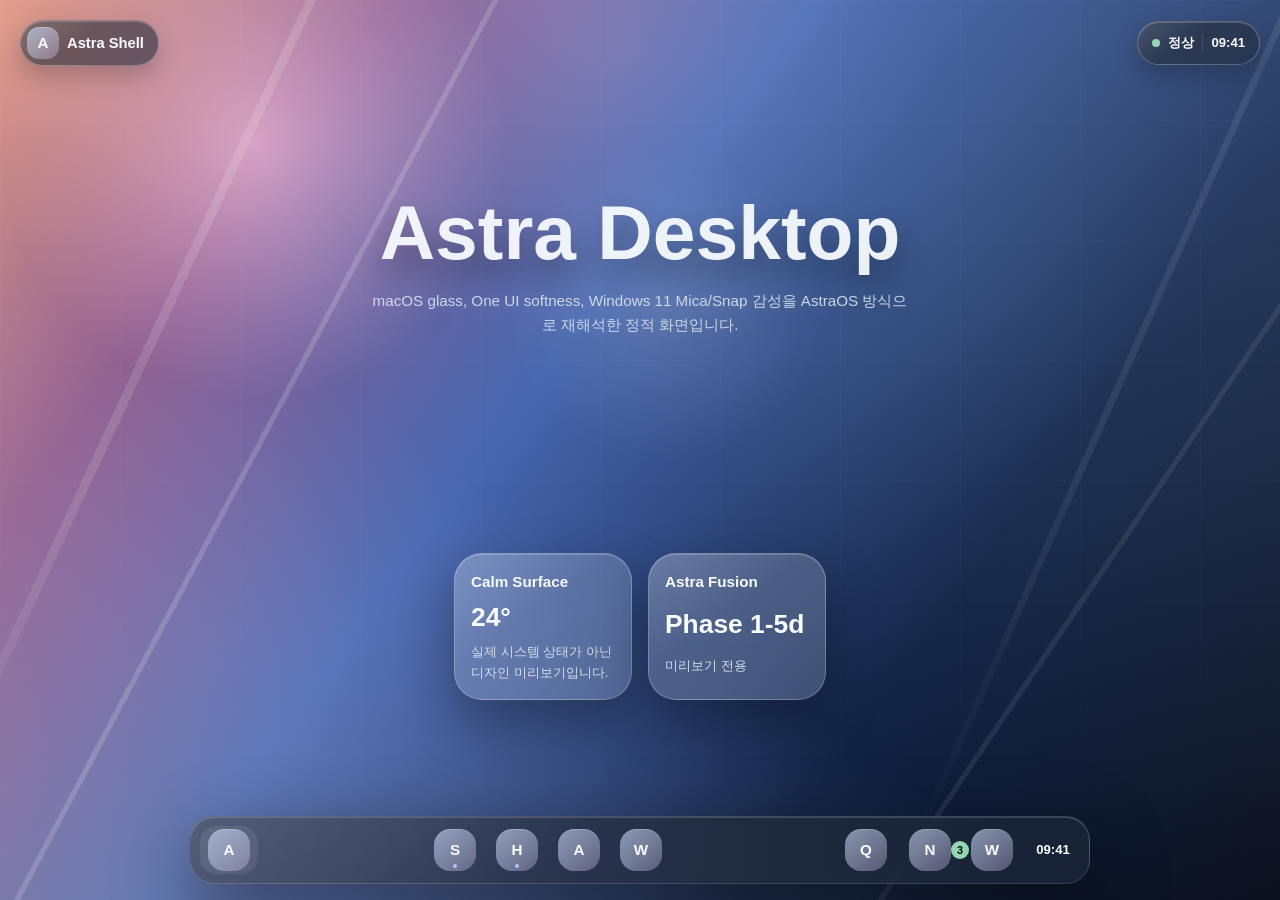
<file: prototypes/astra-shell/static-mock/index.html>
<!doctype html>
<html lang="ko">
  <head>
    <meta charset="utf-8">
    <meta name="viewport" content="width=device-width, initial-scale=1">
    <meta
      http-equiv="Content-Security-Policy"
      content="default-src 'self'; connect-src 'none'; img-src 'self'; script-src 'self'; style-src 'self'; font-src 'self'; object-src 'none'; base-uri 'none'; form-action 'none'; frame-ancestors 'none'"
    >
    <meta name="referrer" content="no-referrer">
    <title>Astra Shell Static Mock</title>
    <link rel="stylesheet" href="./styles/tokens.css">
    <link rel="stylesheet" href="./styles/app.css">
    <script defer src="./scripts/mock-data.js"></script>
    <script defer src="./scripts/app.js"></script>
  </head>
  <body>
    <a class="skip-link" href="#main-content" data-i18n="action.skipToContent">본문으로 이동</a>

    <noscript>
      Astra Shell static mock requires JavaScript for local-only screen switching. No OS command, native bridge, storage API, or network request is used.
    </noscript>

    <main class="shell-stage" id="main-content" tabindex="-1" aria-label="Astra Shell static mock">
      <section class="screen-root" id="screen-root" aria-live="polite" tabindex="-1"></section>
    </main>

    <div class="toast-region" id="toast-root" aria-live="polite" aria-atomic="true"></div>
  </body>
</html>
</file>
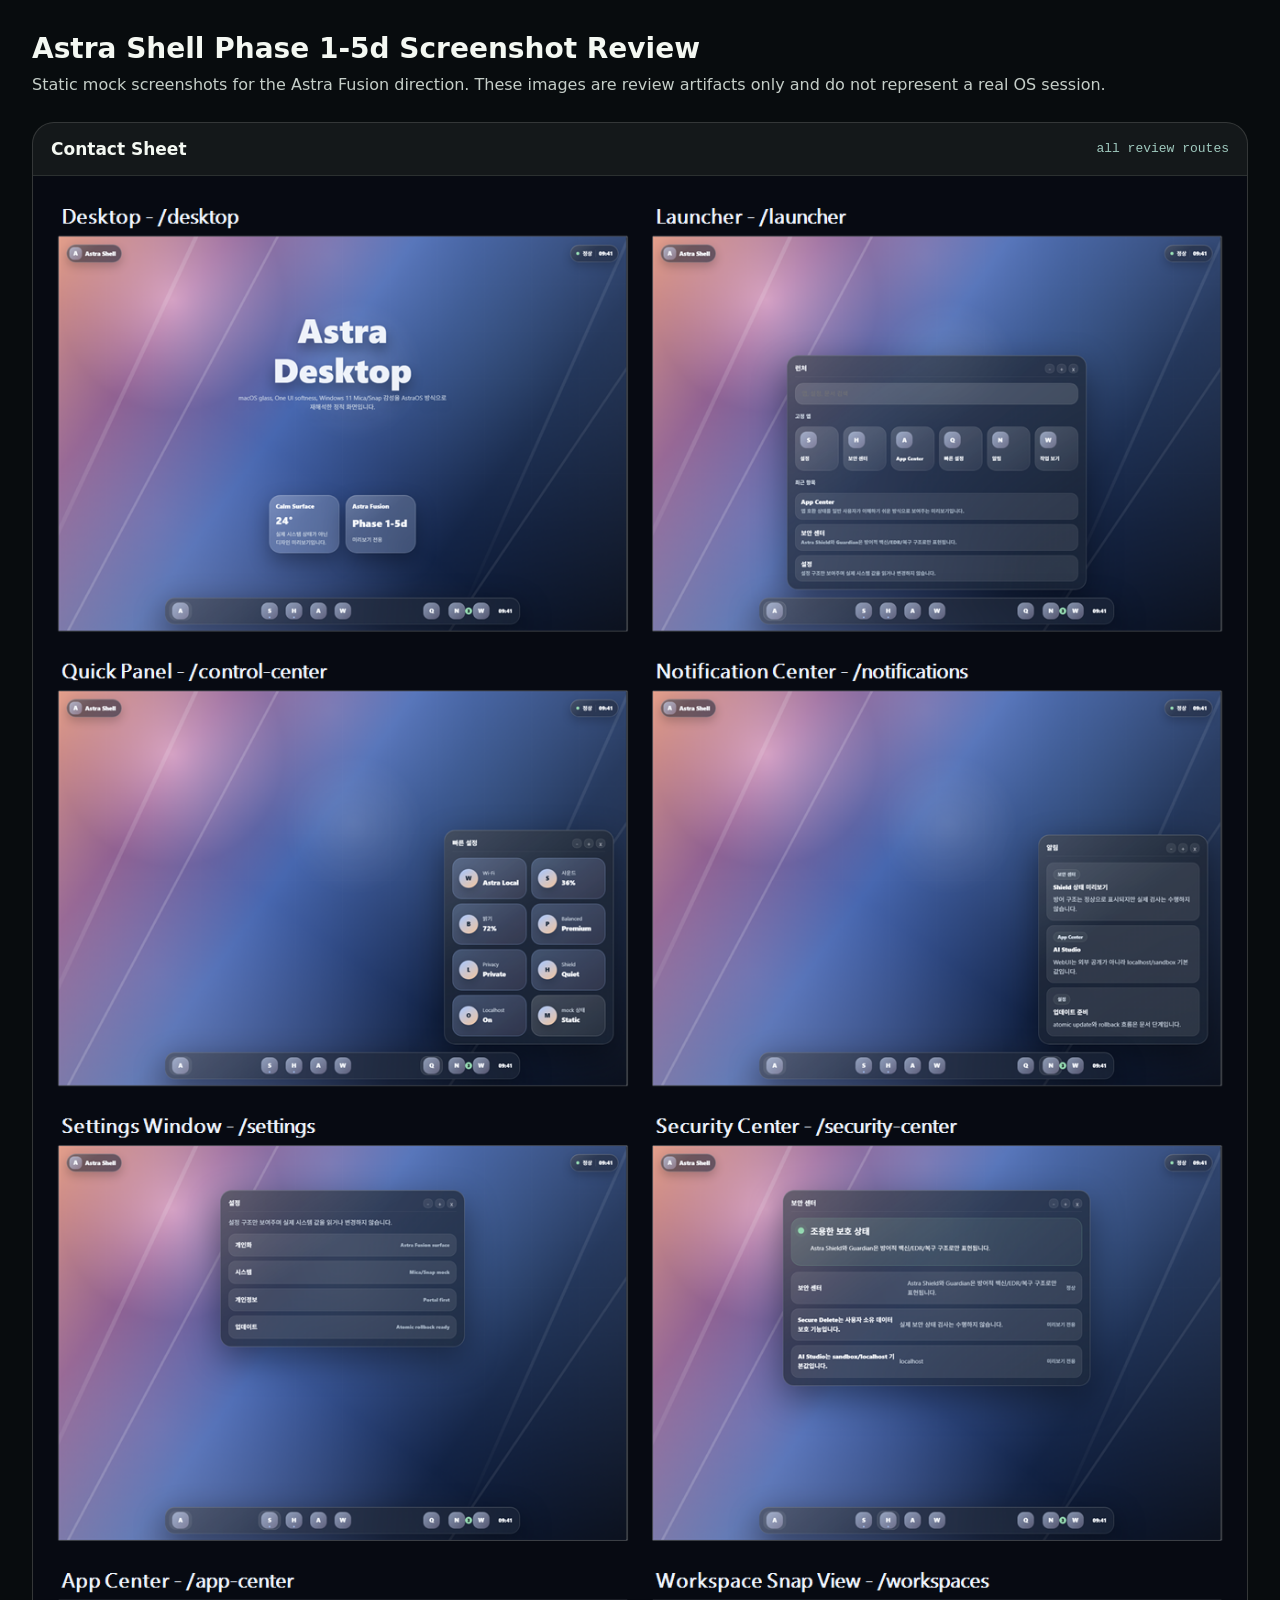
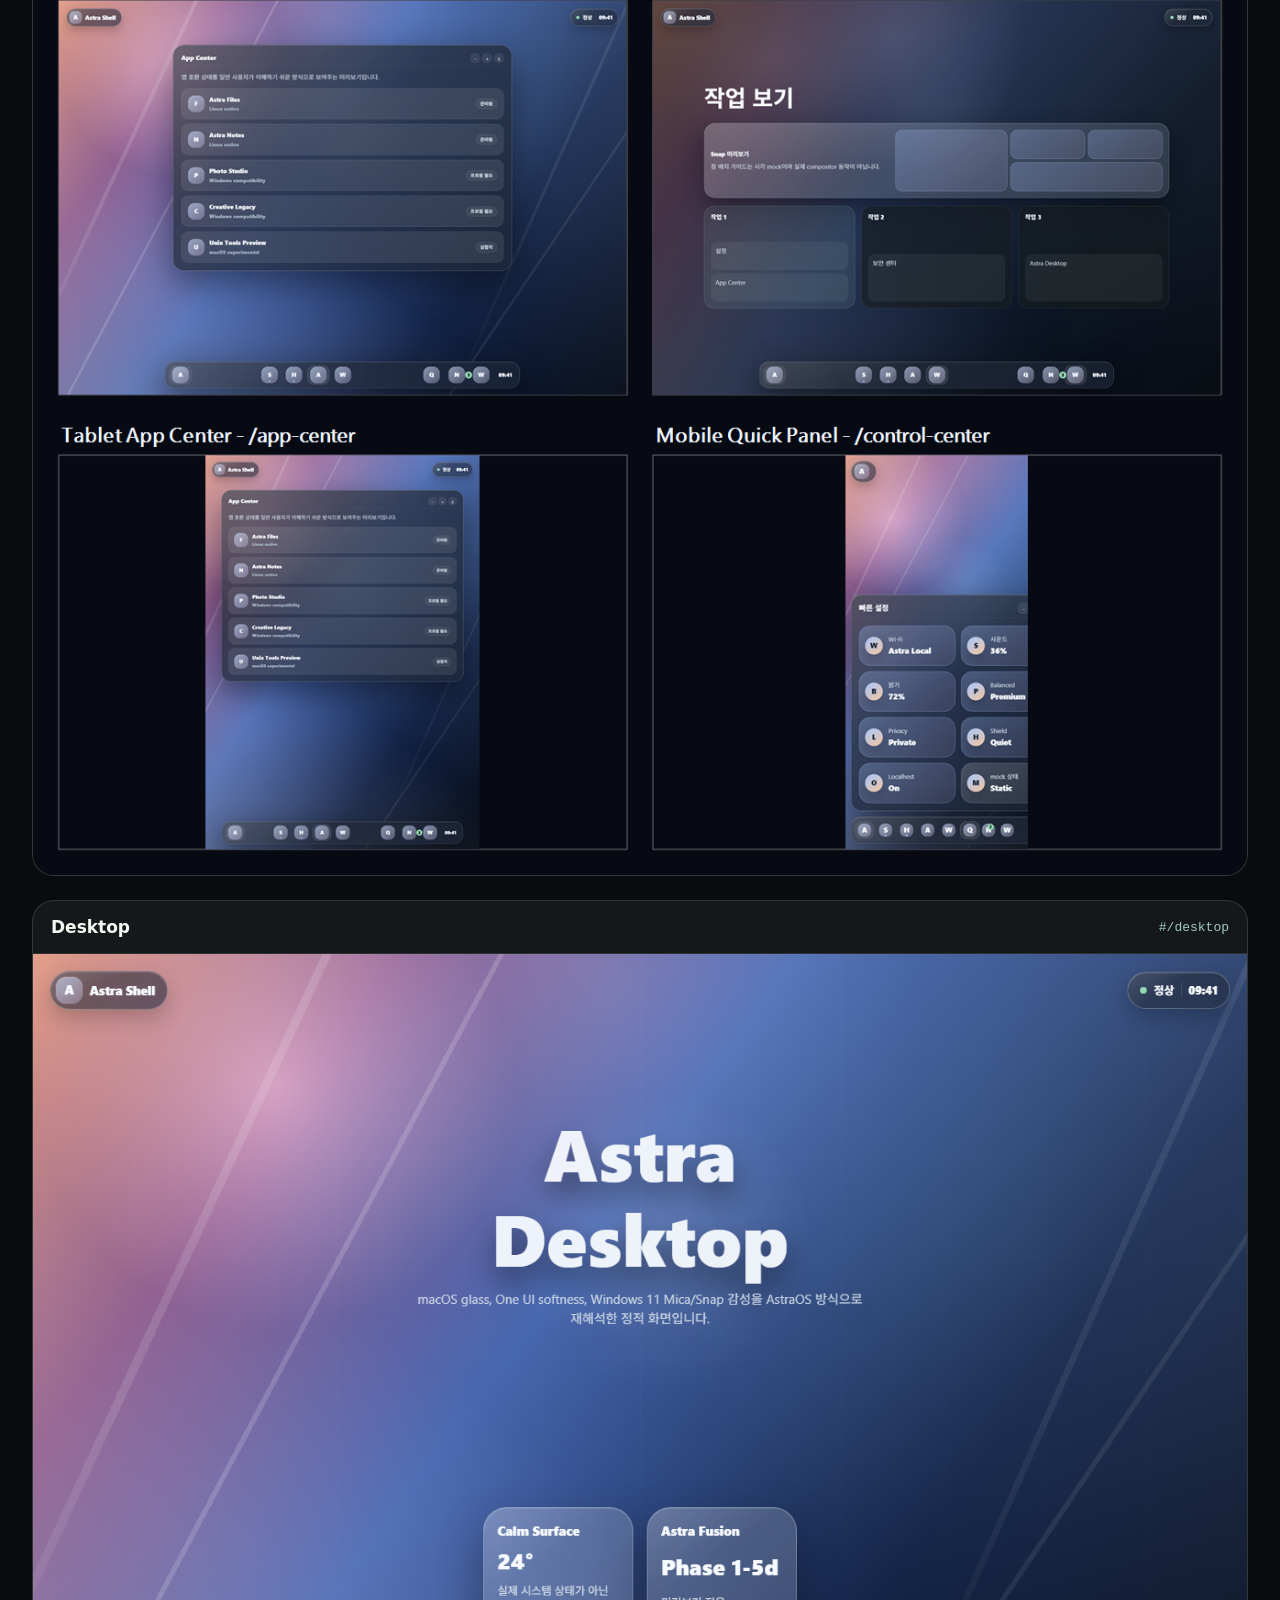
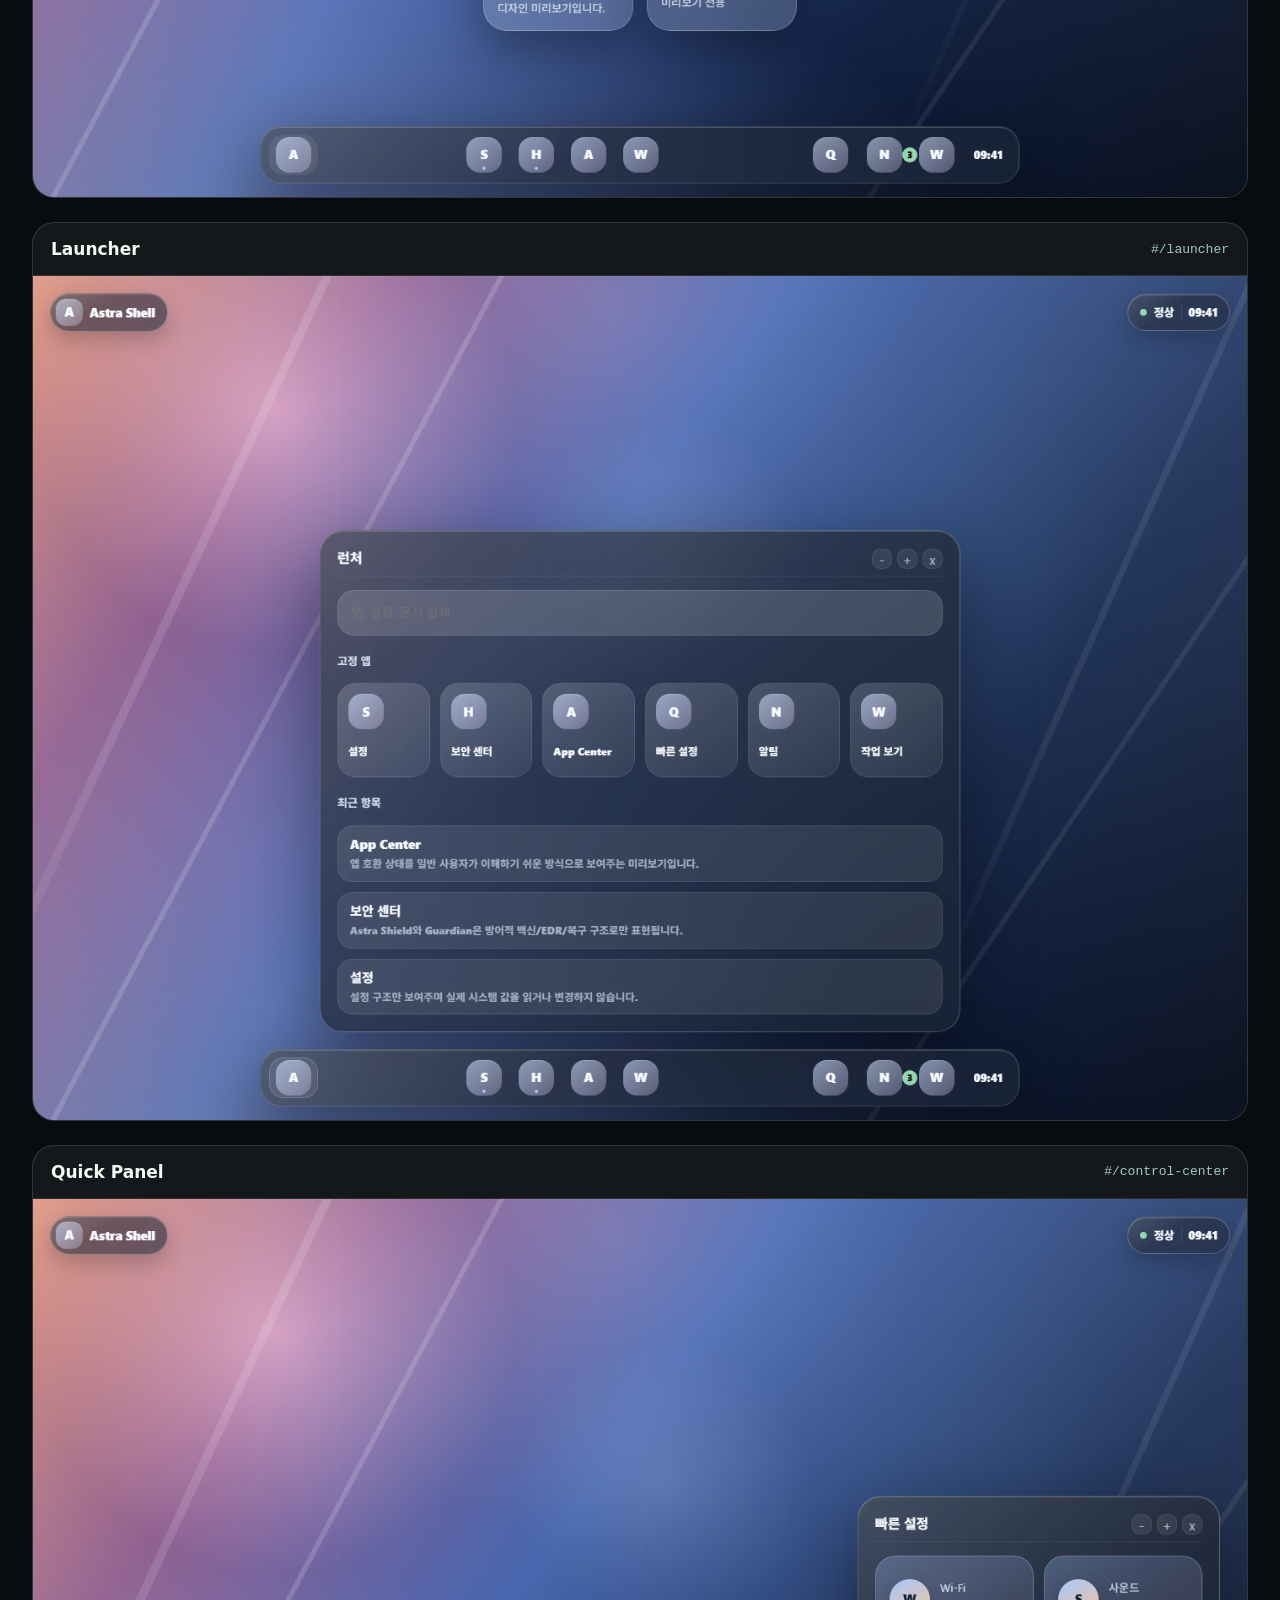
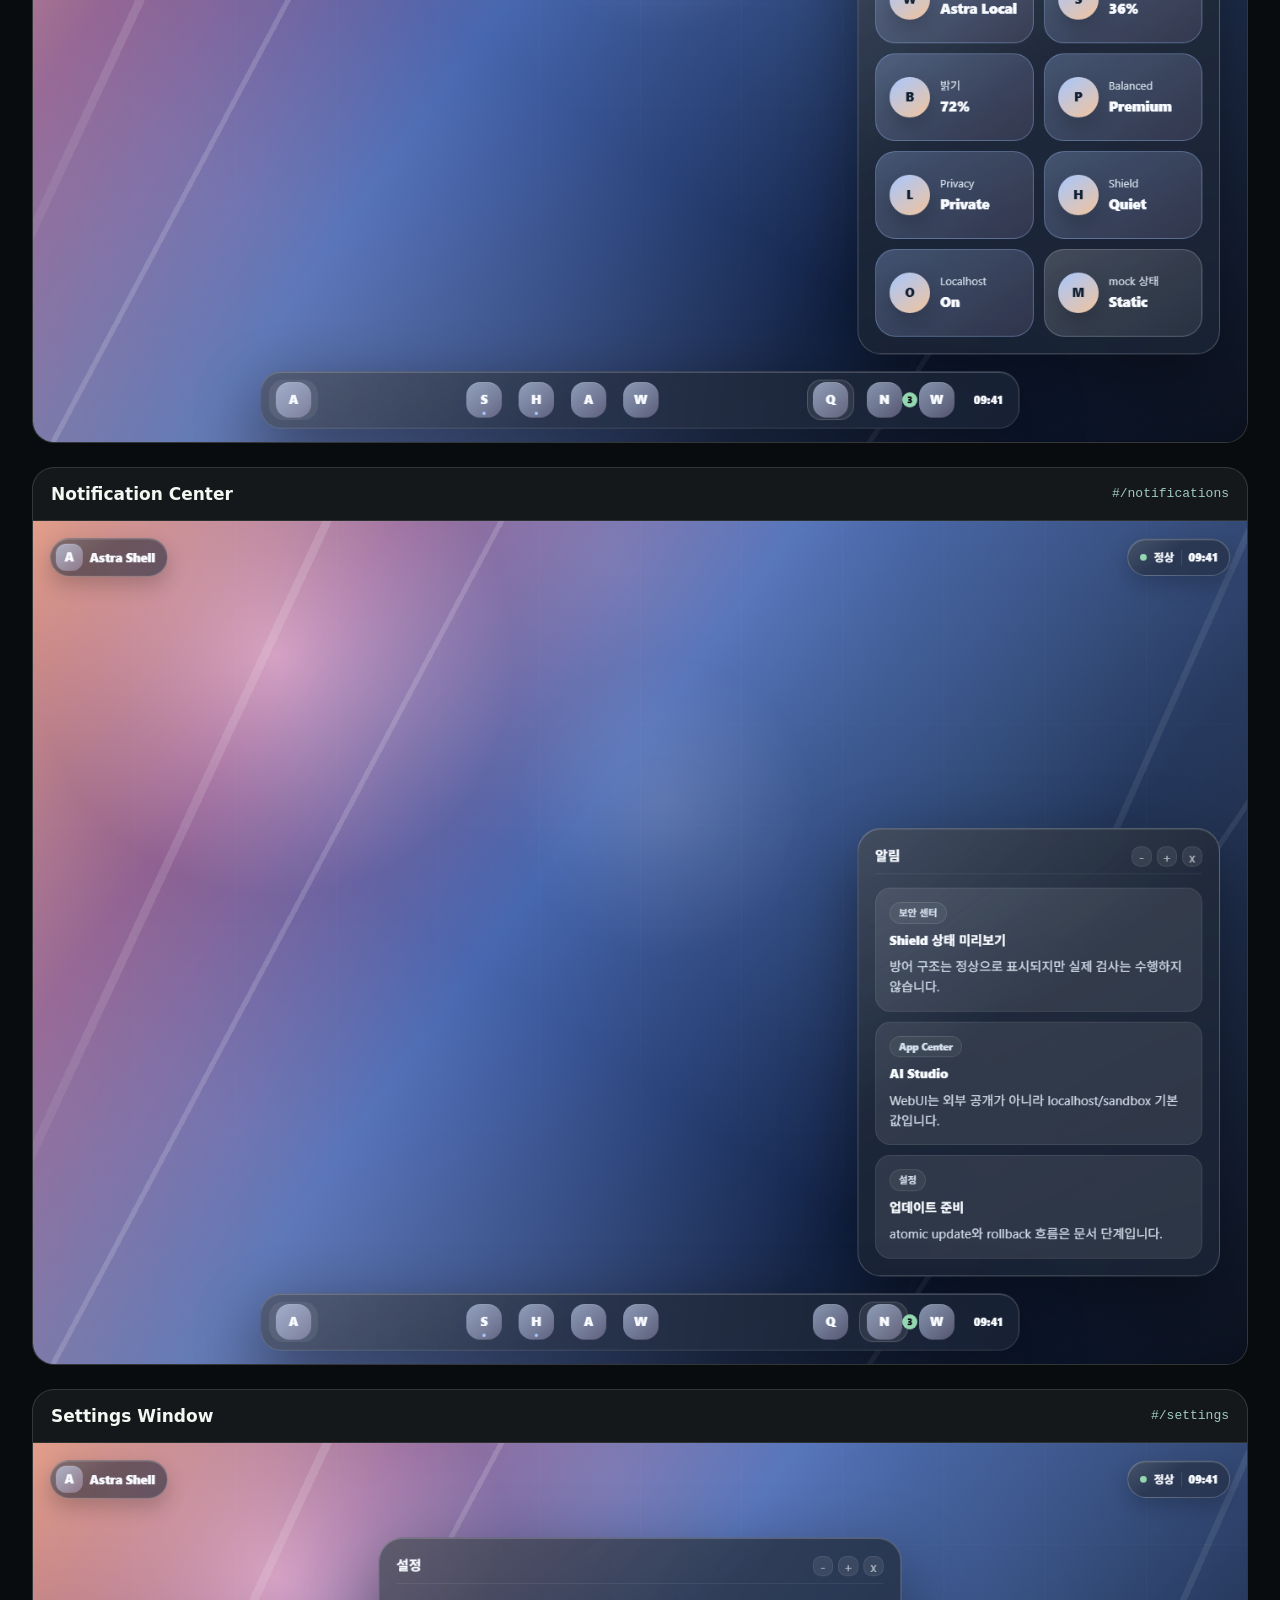
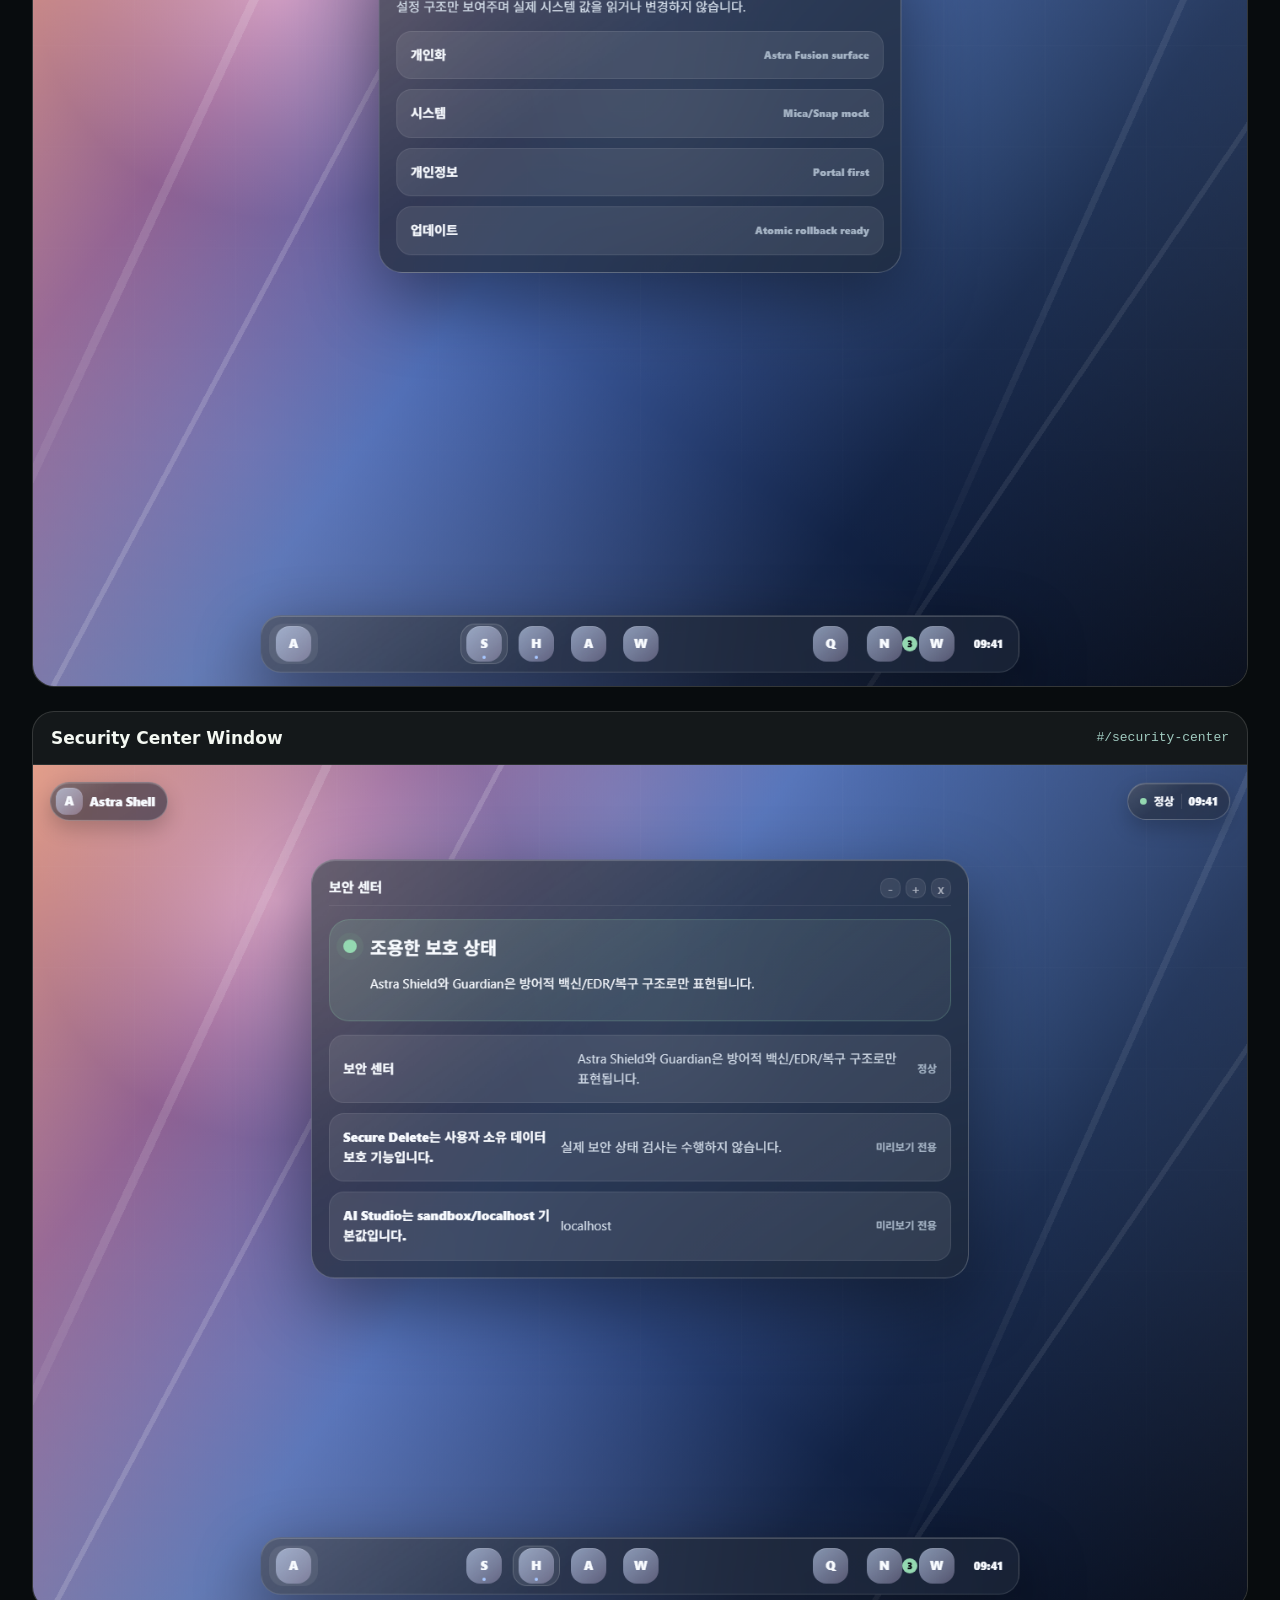
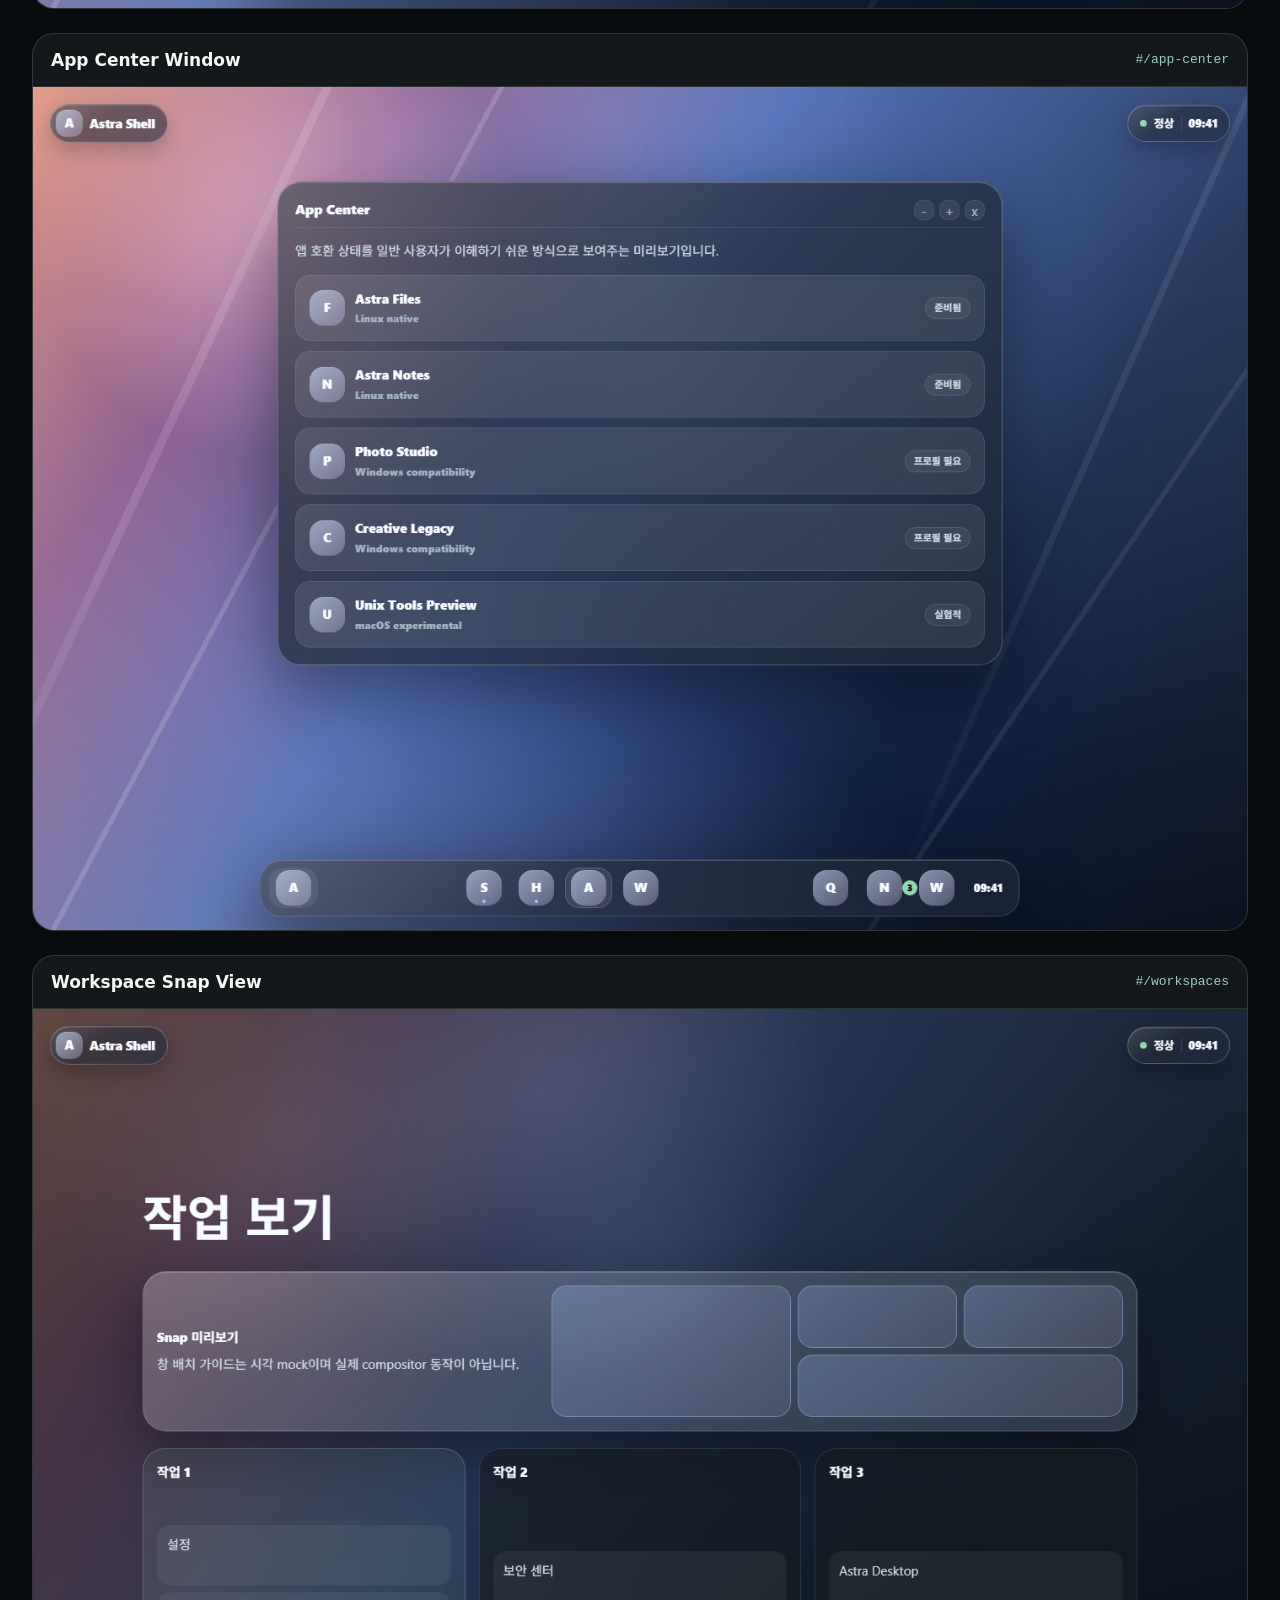
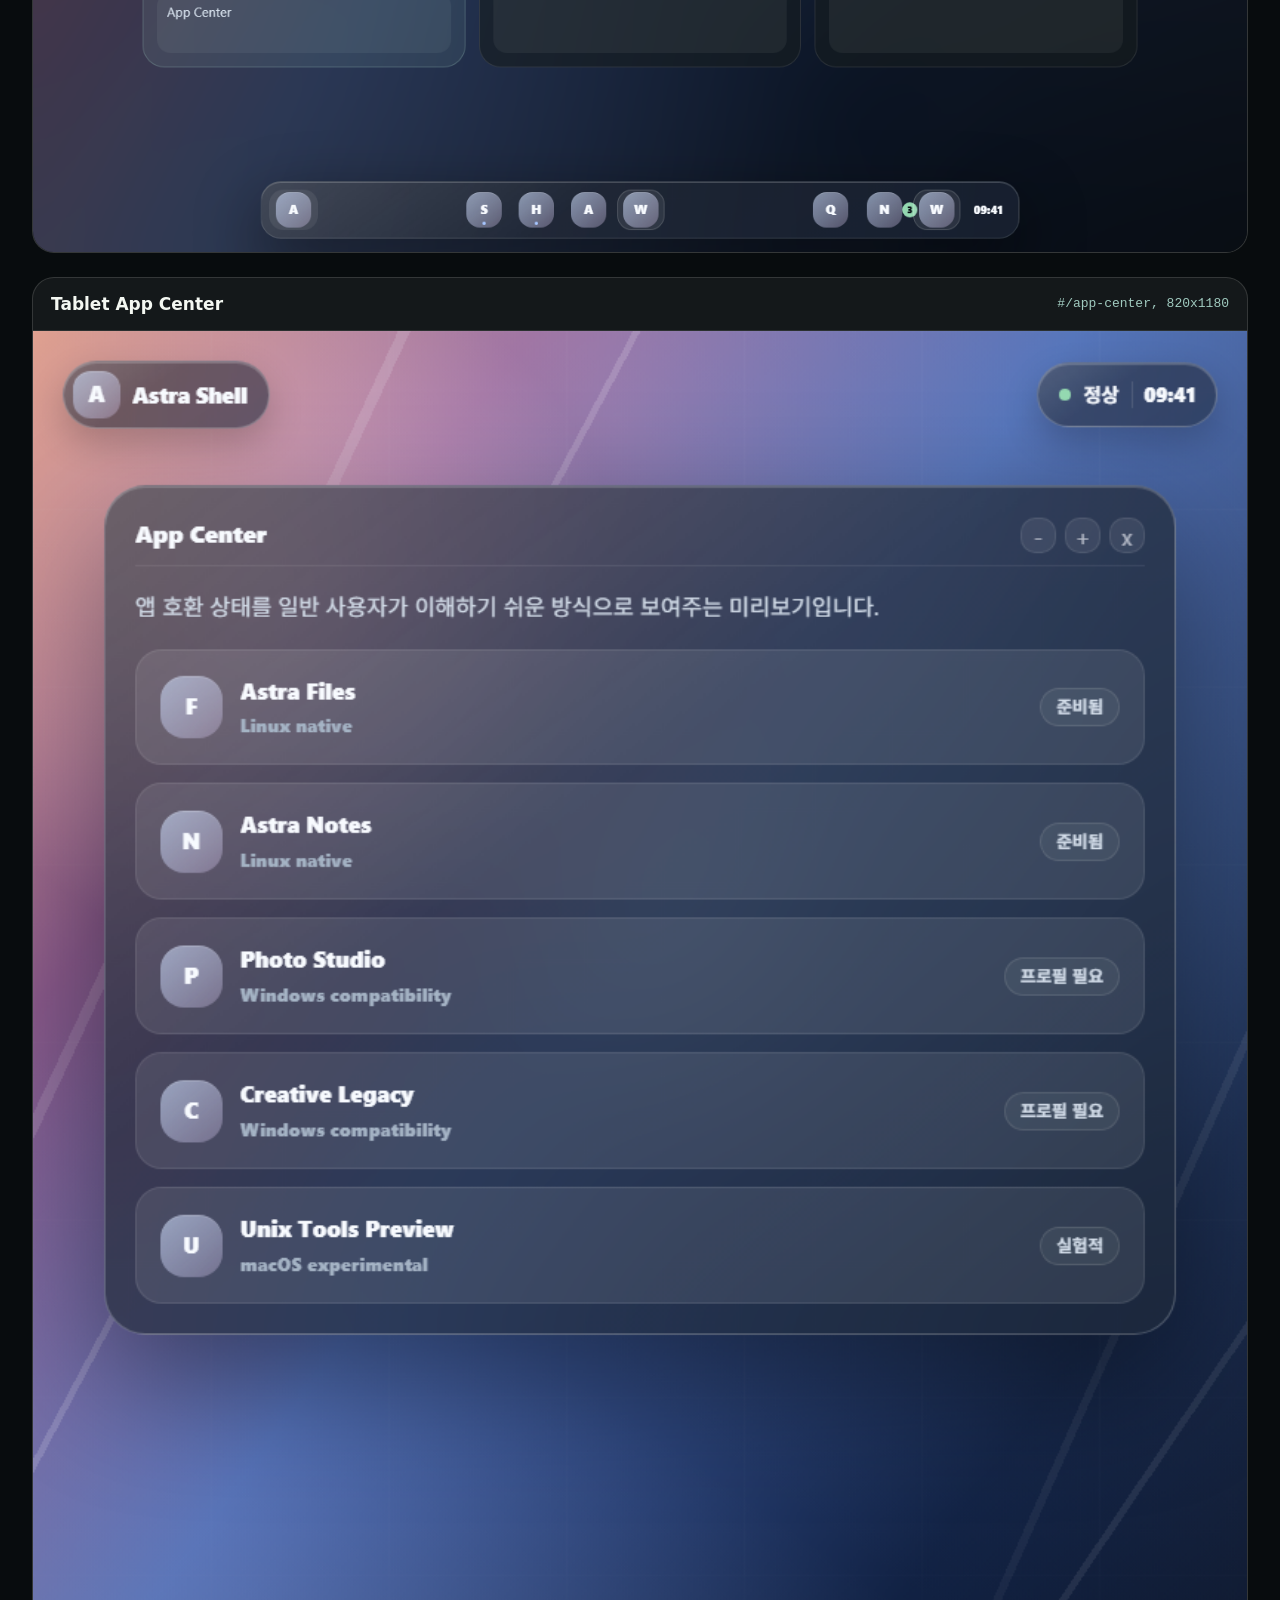
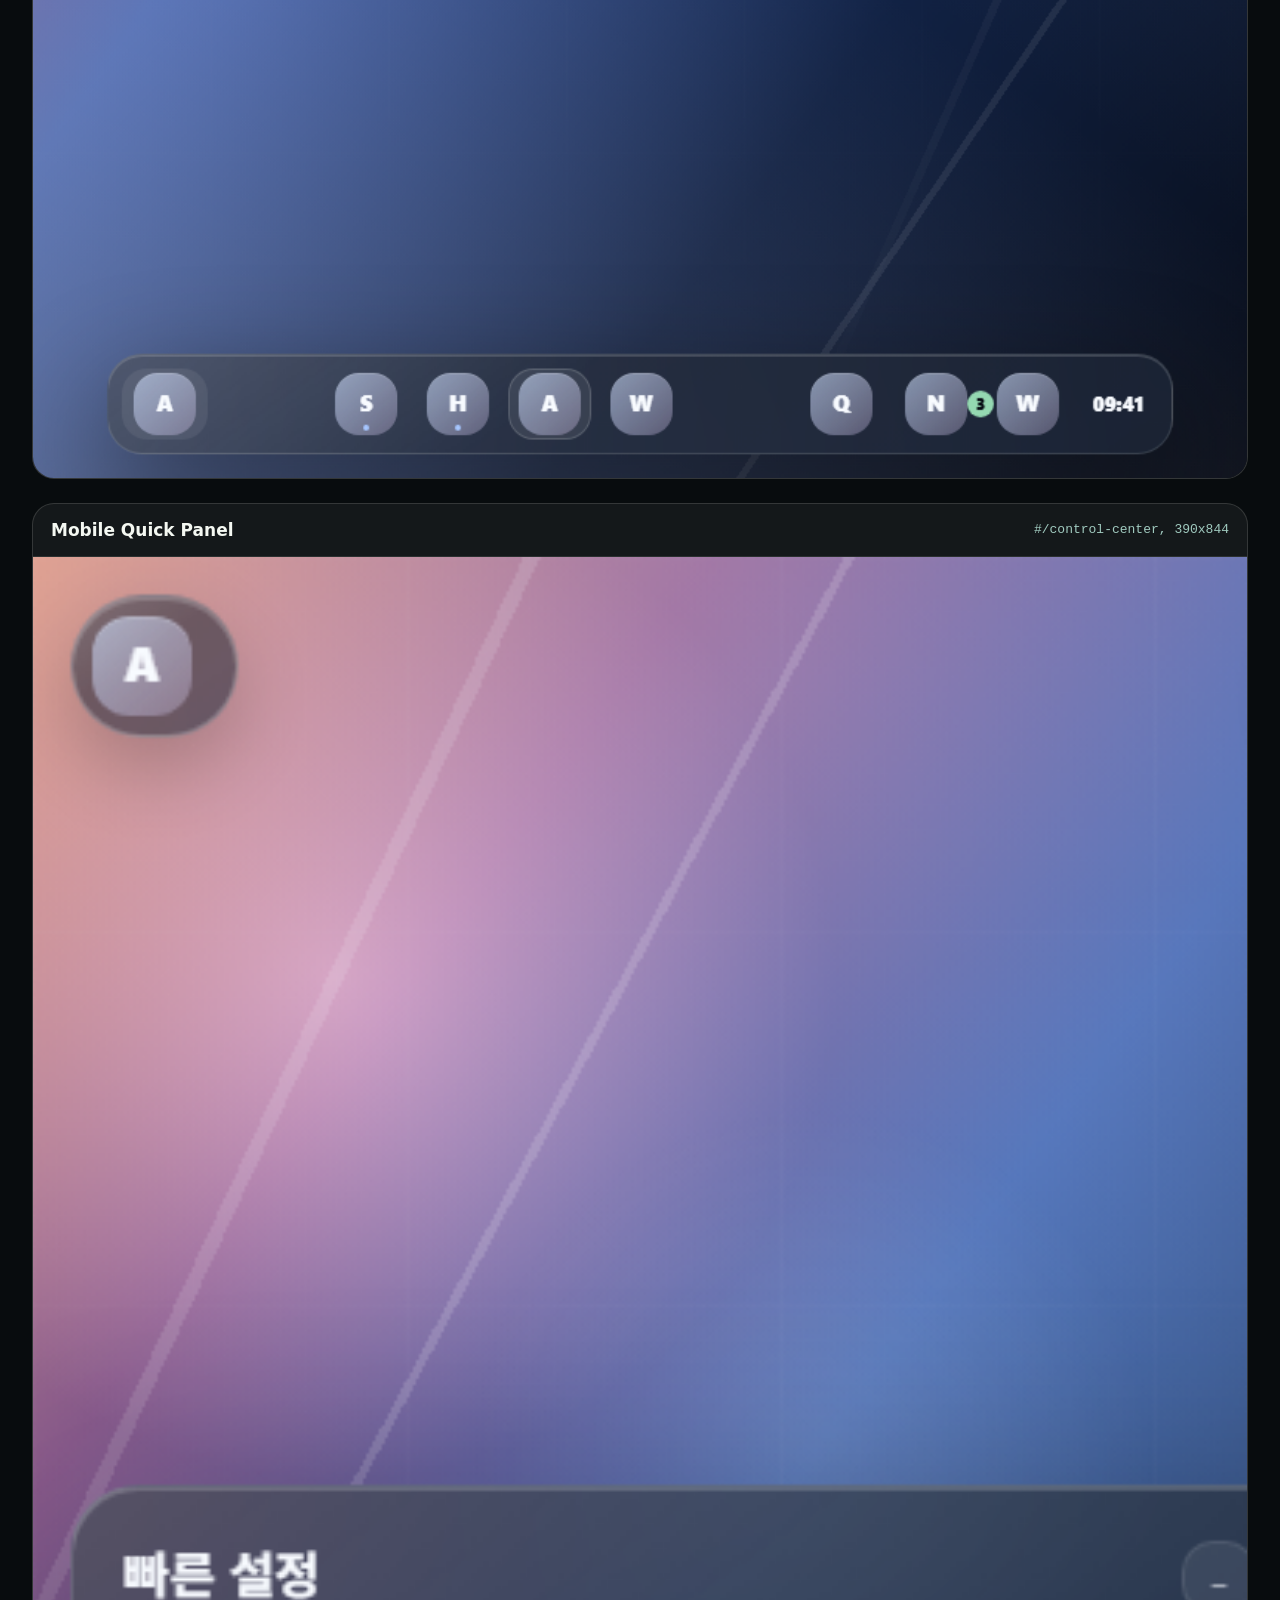
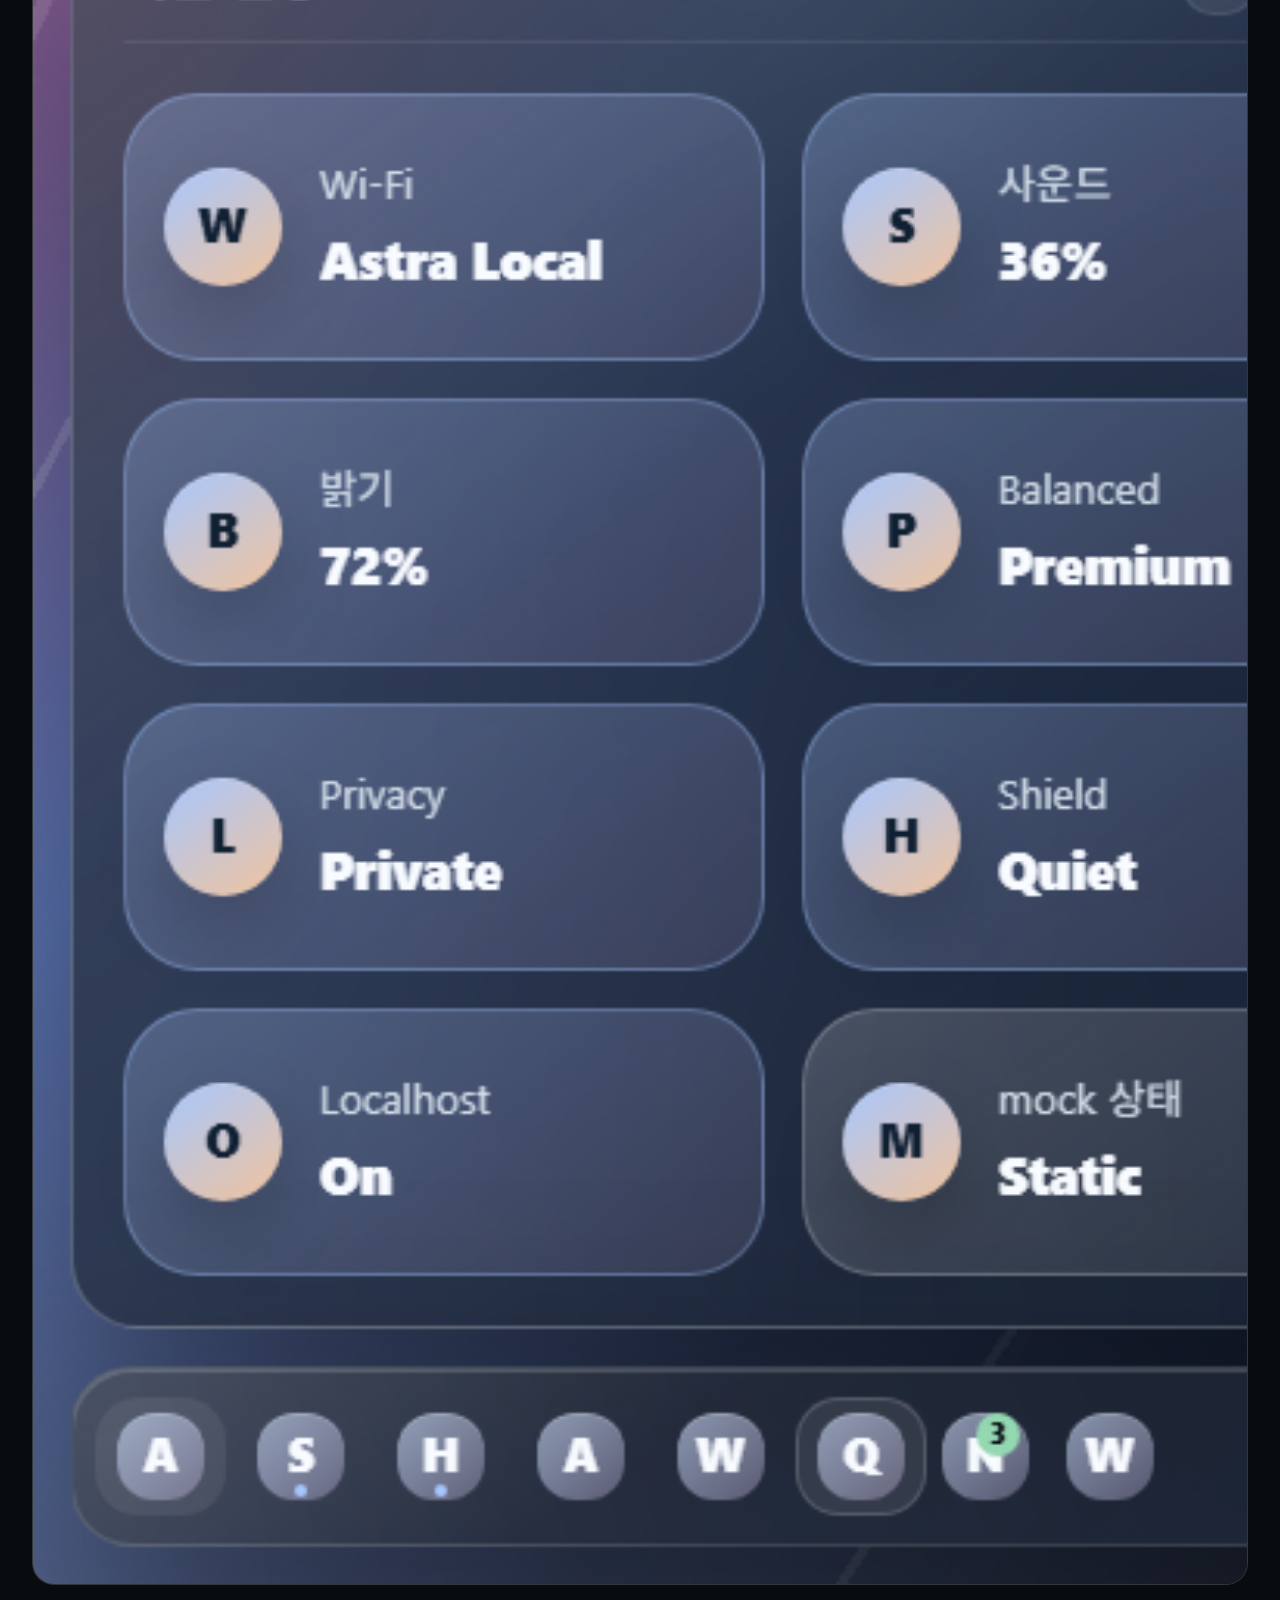
<file: prototypes/astra-shell/static-mock/screenshots/index.html>
<!doctype html>
<html lang="en">
  <head>
    <meta charset="utf-8">
    <meta name="viewport" content="width=device-width, initial-scale=1">
    <title>Astra Shell Phase 1-5d Screenshot Review</title>
    <style>
      :root {
        color-scheme: dark;
        font-family: "Segoe UI", Inter, ui-sans-serif, system-ui, sans-serif;
        background: #080c0e;
        color: #f4f8f2;
      }

      body {
        margin: 0;
        padding: 32px;
      }

      main {
        max-width: 1280px;
        margin: 0 auto;
      }

      h1 {
        margin: 0 0 8px;
        font-size: 28px;
        font-weight: 720;
      }

      p {
        margin: 0 0 24px;
        color: #c5cec8;
        line-height: 1.55;
      }

      .grid {
        display: grid;
        gap: 24px;
      }

      article {
        overflow: hidden;
        border: 1px solid rgba(244, 248, 242, 0.14);
        border-radius: 22px;
        background: rgba(244, 248, 242, 0.05);
      }

      header {
        display: flex;
        flex-wrap: wrap;
        align-items: center;
        justify-content: space-between;
        gap: 10px;
        padding: 16px 18px;
        border-bottom: 1px solid rgba(244, 248, 242, 0.1);
      }

      h2 {
        margin: 0;
        font-size: 17px;
        font-weight: 680;
      }

      code {
        color: #a0cabf;
        font-size: 13px;
      }

      img {
        display: block;
        width: 100%;
        height: auto;
        background: #080c0e;
      }
    </style>
  </head>
  <body>
    <main>
      <h1>Astra Shell Phase 1-5d Screenshot Review</h1>
      <p>Static mock screenshots for the Astra Fusion direction. These images are review artifacts only and do not represent a real OS session.</p>

      <section class="grid" aria-label="Screenshot list">
        <article>
          <header>
            <h2>Contact Sheet</h2>
            <code>all review routes</code>
          </header>
          <img src="phase-1-5d-contact-sheet.png" alt="Phase 1-5d contact sheet">
        </article>

        <article>
          <header>
            <h2>Desktop</h2>
            <code>#/desktop</code>
          </header>
          <img src="phase-1-5d-desktop.png" alt="Desktop route screenshot">
        </article>

        <article>
          <header>
            <h2>Launcher</h2>
            <code>#/launcher</code>
          </header>
          <img src="phase-1-5d-launcher.png" alt="Launcher route screenshot">
        </article>

        <article>
          <header>
            <h2>Quick Panel</h2>
            <code>#/control-center</code>
          </header>
          <img src="phase-1-5d-quick-panel.png" alt="Quick Panel route screenshot">
        </article>

        <article>
          <header>
            <h2>Notification Center</h2>
            <code>#/notifications</code>
          </header>
          <img src="phase-1-5d-notification-center.png" alt="Notification Center route screenshot">
        </article>

        <article>
          <header>
            <h2>Settings Window</h2>
            <code>#/settings</code>
          </header>
          <img src="phase-1-5d-settings-window.png" alt="Settings route screenshot">
        </article>

        <article>
          <header>
            <h2>Security Center Window</h2>
            <code>#/security-center</code>
          </header>
          <img src="phase-1-5d-security-center-window.png" alt="Security Center route screenshot">
        </article>

        <article>
          <header>
            <h2>App Center Window</h2>
            <code>#/app-center</code>
          </header>
          <img src="phase-1-5d-app-center-window.png" alt="App Center route screenshot">
        </article>

        <article>
          <header>
            <h2>Workspace Snap View</h2>
            <code>#/workspaces</code>
          </header>
          <img src="phase-1-5d-workspace-snap-view.png" alt="Workspace Snap View route screenshot">
        </article>

        <article>
          <header>
            <h2>Tablet App Center</h2>
            <code>#/app-center, 820x1180</code>
          </header>
          <img src="phase-1-5d-tablet-app-center.png" alt="Tablet App Center screenshot">
        </article>

        <article>
          <header>
            <h2>Mobile Quick Panel</h2>
            <code>#/control-center, 390x844</code>
          </header>
          <img src="phase-1-5d-mobile-quick-panel.png" alt="Mobile Quick Panel screenshot">
        </article>
      </section>
    </main>
  </body>
</html>
</file>
<file: prototypes/astra-shell/static-mock/styles/tokens.css>
:root {
  color-scheme: dark;

  --color-surface-base: #101622;
  --color-surface-base-deep: #060a12;
  --color-surface-rail: rgba(15, 22, 34, 0.64);
  --color-surface-elevated: rgba(251, 253, 255, 0.12);
  --color-surface-panel: rgba(248, 252, 255, 0.14);
  --color-surface-panel-strong: rgba(20, 27, 39, 0.82);
  --color-surface-control: rgba(255, 255, 255, 0.12);
  --color-surface-control-hover: rgba(255, 255, 255, 0.18);
  --color-surface-control-active: rgba(161, 194, 255, 0.24);
  --color-border-subtle: rgba(248, 252, 255, 0.24);
  --color-border-strong: rgba(248, 252, 255, 0.36);
  --color-border-focus: rgba(182, 214, 255, 0.94);

  --color-text-primary: #f8fbff;
  --color-text-secondary: #d4deea;
  --color-text-muted: #a5b4c5;
  --color-text-disabled: #748397;

  --color-accent-primary: #a7c7ff;
  --color-accent-secondary: #d7b8ee;
  --color-accent-warm: #f2c49d;
  --color-accent-soft: rgba(167, 199, 255, 0.22);
  --color-safe: #94d8b1;
  --color-warn: #e3c27b;
  --color-blocked: #df938e;
  --color-info: #aac8f7;
  --color-safe-soft: rgba(148, 216, 177, 0.18);
  --color-warn-soft: rgba(227, 194, 123, 0.16);
  --color-blocked-soft: rgba(223, 147, 142, 0.14);
  --color-info-soft: rgba(170, 200, 247, 0.18);

  --space-1: 4px;
  --space-2: 8px;
  --space-3: 12px;
  --space-4: 16px;
  --space-5: 20px;
  --space-6: 24px;
  --space-8: 32px;

  --radius-control: 12px;
  --radius-card: 18px;
  --radius-panel: 28px;
  --radius-shell: 30px;
  --radius-round: 999px;

  --shadow-panel: 0 22px 54px rgba(0, 0, 0, 0.32);
  --shadow-panel-strong: 0 32px 86px rgba(0, 0, 0, 0.42);
  --shadow-control: 0 10px 24px rgba(0, 0, 0, 0.2);
  --shadow-active: 0 0 0 1px rgba(167, 199, 255, 0.22), 0 18px 36px rgba(91, 121, 190, 0.14);
  --blur-panel: blur(26px);
  --mica-texture: linear-gradient(145deg, rgba(255, 255, 255, 0.18), rgba(255, 255, 255, 0.06) 42%, rgba(167, 199, 255, 0.08));
  --glass-highlight: inset 0 1px 0 rgba(255, 255, 255, 0.18);

  --font-sans: Inter, "Segoe UI", Roboto, "Noto Sans KR", Arial, sans-serif;
  --font-size-label: 0.78rem;
  --font-size-body: 0.95rem;
  --font-size-title: 1.25rem;
  --font-size-display: clamp(2rem, 5vw, 4rem);
  --line-height-tight: 1.16;
  --line-height-body: 1.55;

  --motion-fast: 150ms;
  --motion-default: 180ms;
  --motion-slow-max: 220ms;
  --motion-ease: cubic-bezier(0.2, 0.8, 0.2, 1);
}

@media (prefers-reduced-motion: reduce) {
  :root {
    --motion-fast: 0ms;
    --motion-default: 0ms;
    --motion-slow-max: 0ms;
    --blur-panel: blur(0);
  }
}

.low-resource-mode {
  --color-surface-panel: rgba(20, 27, 39, 0.97);
  --color-surface-rail: rgba(8, 14, 23, 0.98);
  --color-surface-control: rgba(255, 255, 255, 0.09);
  --shadow-panel: 0 8px 20px rgba(0, 0, 0, 0.28);
  --shadow-panel-strong: 0 10px 28px rgba(0, 0, 0, 0.32);
  --shadow-active: 0 0 0 1px rgba(167, 199, 255, 0.2);
  --blur-panel: blur(0);
  --mica-texture: linear-gradient(145deg, rgba(255, 255, 255, 0.08), rgba(255, 255, 255, 0.04));
}
</file>
<file: prototypes/astra-shell/static-mock/styles/app.css>
* {
  box-sizing: border-box;
}

html {
  min-height: 100%;
  background: var(--color-surface-base-deep);
}

body {
  min-height: 100vh;
  margin: 0;
  overflow: hidden;
  color: var(--color-text-primary);
  font-family: var(--font-sans);
  font-size: var(--font-size-body);
  line-height: var(--line-height-body);
  letter-spacing: 0;
  background:
    radial-gradient(circle at 48% 5%, rgba(246, 196, 157, 0.34), transparent 30%),
    radial-gradient(circle at 18% 72%, rgba(215, 184, 238, 0.2), transparent 36%),
    var(--color-surface-base-deep);
}

button,
input {
  font: inherit;
}

button {
  color: inherit;
}

button:focus-visible,
input:focus-visible {
  outline: 2px solid var(--color-border-focus);
  outline-offset: 3px;
}

button:disabled {
  cursor: not-allowed;
}

noscript {
  display: block;
  padding: var(--space-4);
  color: var(--color-text-primary);
  background: #2a1b1b;
}

.visually-hidden,
.skip-link {
  position: absolute;
  width: 1px;
  height: 1px;
  padding: 0;
  margin: -1px;
  overflow: hidden;
  clip: rect(0, 0, 0, 0);
  white-space: nowrap;
  border: 0;
}

.skip-link:focus {
  z-index: 20;
  top: var(--space-3);
  left: var(--space-3);
  width: auto;
  height: auto;
  padding: var(--space-2) var(--space-4);
  clip: auto;
  border: 1px solid var(--color-border-focus);
  border-radius: var(--radius-control);
  color: var(--color-surface-base-deep);
  font-weight: 800;
  background: var(--color-accent-primary);
}

.shell-stage,
.screen-root,
.astra-desktop {
  width: 100vw;
  height: 100vh;
  min-height: 620px;
}

.shell-stage,
.screen-root {
  overflow: hidden;
}

.astra-desktop {
  position: relative;
  overflow: hidden;
  padding: 92px var(--space-8) 104px;
}

.wallpaper,
.wallpaper-bloom,
.wallpaper-line {
  position: absolute;
  inset: 0;
  pointer-events: none;
}

.wallpaper {
  z-index: 0;
  background:
    linear-gradient(126deg, rgba(253, 174, 148, 0.9) 0%, rgba(216, 137, 212, 0.62) 20%, rgba(92, 135, 232, 0.72) 42%, rgba(18, 35, 70, 0.95) 72%, rgba(8, 13, 25, 0.98) 100%),
    radial-gradient(circle at 20% 16%, rgba(255, 244, 210, 0.8), transparent 20%),
    radial-gradient(circle at 82% 36%, rgba(129, 222, 197, 0.32), transparent 30%),
    radial-gradient(circle at 46% 96%, rgba(48, 78, 170, 0.54), transparent 34%);
}

.wallpaper::before {
  position: absolute;
  inset: 0;
  background:
    linear-gradient(115deg, transparent 0 18%, rgba(255, 255, 255, 0.15) 18% 18.6%, transparent 18.6% 100%),
    linear-gradient(294deg, transparent 0 23%, rgba(255, 255, 255, 0.09) 23% 23.45%, transparent 23.45% 100%),
    radial-gradient(circle at 52% 34%, rgba(255, 255, 255, 0.15), transparent 18%),
    linear-gradient(90deg, rgba(255, 255, 255, 0.026) 1px, transparent 1px),
    linear-gradient(180deg, rgba(255, 255, 255, 0.02) 1px, transparent 1px);
  background-size: auto, auto, auto, 120px 120px, 120px 120px;
  mask-image: linear-gradient(180deg, #000 0%, rgba(0, 0, 0, 0.8) 54%, transparent 100%);
  content: "";
}

.bloom-soft {
  background: linear-gradient(35deg, rgba(255, 230, 204, 0.18), transparent 42%, rgba(167, 199, 255, 0.18));
}

.line-one {
  background: linear-gradient(118deg, transparent 0 28%, rgba(255, 255, 255, 0.16) 28% 28.35%, transparent 28.35% 100%);
}

.line-two {
  background: linear-gradient(304deg, transparent 0 21%, rgba(255, 255, 255, 0.08) 21% 21.35%, transparent 21.35% 100%);
}

.desktop-header {
  position: absolute;
  top: var(--space-5);
  right: var(--space-5);
  left: var(--space-5);
  z-index: 5;
  display: flex;
  align-items: center;
  justify-content: space-between;
  gap: var(--space-4);
  pointer-events: none;
}

.brand-chip,
.system-signals {
  display: inline-flex;
  align-items: center;
  gap: var(--space-2);
  min-height: 44px;
  border: 1px solid var(--color-border-subtle);
  border-radius: var(--radius-round);
  background: var(--mica-texture), rgba(13, 20, 33, 0.56);
  backdrop-filter: var(--blur-panel);
  box-shadow: var(--shadow-control), var(--glass-highlight);
  pointer-events: auto;
}

.brand-chip {
  padding: 6px 14px 6px 6px;
  color: var(--color-text-primary);
}

.brand-mark,
.icon-glyph,
.tile-icon {
  display: grid;
  place-items: center;
  color: var(--color-text-primary);
  font-weight: 780;
  background:
    linear-gradient(145deg, rgba(255, 255, 255, 0.28), rgba(255, 255, 255, 0.08)),
    linear-gradient(135deg, rgba(167, 199, 255, 0.44), rgba(215, 184, 238, 0.24));
  box-shadow: inset 0 1px 0 rgba(255, 255, 255, 0.18);
}

.brand-mark {
  width: 32px;
  height: 32px;
  border-radius: 12px;
}

.brand-name {
  font-size: 0.92rem;
  font-weight: 730;
}

.system-signals {
  padding: 0 14px;
}

.signal-dot {
  width: 8px;
  height: 8px;
  border-radius: var(--radius-round);
}

.signal-safe {
  background: var(--color-safe);
}

.signal-text,
.clock,
.notification-count {
  font-size: 0.82rem;
  font-weight: 720;
}

.signal-divider {
  width: 1px;
  height: 18px;
  background: rgba(244, 248, 242, 0.13);
}

.desktop-canvas,
.route-layer {
  position: relative;
  z-index: 1;
}

.desktop-canvas {
  display: grid;
  gap: var(--space-6);
  min-height: calc(100vh - 196px);
  place-items: center;
}

.screen-root:not([data-route="/desktop"]) .desktop-canvas {
  min-height: 0;
}

.quiet-desktop-note {
  max-width: 540px;
  text-align: center;
  text-shadow: 0 18px 34px rgba(0, 0, 0, 0.42);
  opacity: 0.94;
}

.quiet-desktop-note h1 {
  margin: 0 0 var(--space-3);
  font-size: clamp(2.4rem, 6vw, 5.5rem);
  font-weight: 650;
  line-height: var(--line-height-tight);
}

.quiet-desktop-note p,
.window-copy,
.notification-card p,
.security-row p {
  margin: 0;
  color: var(--color-text-secondary);
}

.desktop-widgets {
  display: flex;
  flex-wrap: wrap;
  justify-content: center;
  gap: var(--space-4);
}

.desktop-widget {
  display: grid;
  gap: var(--space-1);
  width: 178px;
  min-height: 128px;
  padding: var(--space-4);
  border: 1px solid var(--color-border-subtle);
  border-radius: var(--radius-panel);
  background: var(--mica-texture), rgba(255, 255, 255, 0.13);
  backdrop-filter: var(--blur-panel);
  box-shadow: var(--shadow-panel), var(--glass-highlight);
}

.desktop-widget span {
  font-size: 1.65rem;
  font-weight: 760;
}

.desktop-widget p {
  margin: 0;
  color: var(--color-text-secondary);
  font-size: 0.82rem;
}

.app-window,
.app-window *,
.notification-card,
.settings-row,
.security-row,
.app-center-item {
  min-width: 0;
}

.window-copy,
.app-window *,
.notification-card p,
.security-row p,
.settings-row,
.app-copy,
.compat-pill {
  overflow-wrap: anywhere;
}

.route-layer {
  position: absolute;
  inset: 78px var(--space-8) 92px;
  pointer-events: none;
}

.route-layer > * {
  pointer-events: auto;
}

.app-window {
  display: grid;
  gap: var(--space-4);
  width: min(760px, calc(100vw - 96px));
  max-height: calc(100vh - 190px);
  padding: var(--space-5);
  overflow: auto;
  border: 1px solid var(--color-border-subtle);
  border-radius: var(--radius-panel);
  background: var(--mica-texture), rgba(12, 19, 31, 0.68);
  backdrop-filter: var(--blur-panel);
  box-shadow: var(--shadow-panel-strong), var(--glass-highlight);
}

.window-chrome {
  display: flex;
  align-items: center;
  justify-content: space-between;
  gap: var(--space-4);
  min-height: 34px;
  padding-bottom: var(--space-2);
  border-bottom: 1px solid rgba(255, 255, 255, 0.08);
}

.window-title {
  font-size: 1rem;
  font-weight: 730;
}

.window-controls {
  display: flex;
  gap: 6px;
}

.window-control {
  display: grid;
  width: 24px;
  height: 24px;
  place-items: center;
  border: 1px solid rgba(244, 248, 242, 0.1);
  border-radius: 10px;
  color: rgba(248, 251, 255, 0.64);
  background: rgba(255, 255, 255, 0.08);
}

.settings-window,
.security-window,
.app-center-window,
.session-window {
  margin: 34px auto 0;
}

.settings-window {
  width: min(620px, calc(100vw - 96px));
}

.security-window {
  width: min(780px, calc(100vw - 96px));
}

.app-center-window {
  width: min(860px, calc(100vw - 96px));
}

.launcher-window {
  position: absolute;
  right: 50%;
  bottom: 12px;
  width: min(760px, calc(100vw - 72px));
  transform: translateX(50%);
}

.launcher-search {
  width: 100%;
  min-height: 54px;
  padding: 0 var(--space-4);
  border: 1px solid rgba(244, 248, 242, 0.14);
  border-radius: 20px;
  color: var(--color-text-primary);
  background: rgba(255, 255, 255, 0.14);
}

.section-title {
  margin: var(--space-1) 0 0;
  color: var(--color-text-secondary);
  font-size: 0.82rem;
  font-weight: 760;
}

.launcher-grid {
  display: grid;
  grid-template-columns: repeat(6, minmax(0, 1fr));
  gap: var(--space-3);
}

.launcher-tile {
  display: grid;
  gap: var(--space-2);
  min-height: 112px;
  padding: var(--space-3);
  border: 1px solid rgba(244, 248, 242, 0.1);
  border-radius: 22px;
  color: var(--color-text-primary);
  text-align: left;
  background: linear-gradient(145deg, rgba(255, 255, 255, 0.17), rgba(255, 255, 255, 0.07));
}

.launcher-tile:hover,
.recent-item:hover,
.icon-button:hover,
.quick-toggle:hover,
.workspace-card:hover {
  border-color: rgba(244, 248, 242, 0.2);
  background: rgba(244, 248, 242, 0.088);
}

.tile-icon,
.icon-glyph {
  width: 42px;
  height: 42px;
  border-radius: 16px;
}

.tile-label {
  font-size: 0.78rem;
  font-weight: 720;
}

.recent-list,
.settings-list,
.security-list,
.app-center-list,
.notification-list {
  display: grid;
  gap: var(--space-3);
}

.recent-item,
.settings-row,
.security-row,
.app-center-item,
.notification-card {
  border: 1px solid rgba(244, 248, 242, 0.1);
  border-radius: 18px;
  background: rgba(255, 255, 255, 0.09);
}

.recent-item {
  display: grid;
  gap: 2px;
  width: 100%;
  min-height: 58px;
  padding: 10px 14px;
  color: var(--color-text-primary);
  text-align: left;
}

.recent-item span,
.settings-row span,
.app-copy span,
.subtle-state {
  color: var(--color-text-muted);
  font-size: 0.78rem;
  font-weight: 680;
}

.side-sheet {
  position: absolute;
  right: 0;
  bottom: 12px;
  width: min(430px, calc(100vw - 72px));
}

.quick-grid {
  display: grid;
  grid-template-columns: repeat(2, minmax(0, 1fr));
  gap: var(--space-3);
}

.quick-toggle {
  display: grid;
  grid-template-columns: auto minmax(0, 1fr);
  gap: var(--space-3);
  align-items: center;
  min-height: 104px;
  padding: var(--space-4);
  border: 1px solid var(--color-border-subtle);
  border-radius: 24px;
  color: var(--color-text-primary);
  text-align: left;
  background: linear-gradient(145deg, rgba(255, 255, 255, 0.18), rgba(255, 255, 255, 0.07));
}

.quick-toggle.is-active {
  border-color: rgba(167, 199, 255, 0.36);
  background: linear-gradient(145deg, rgba(167, 199, 255, 0.28), rgba(215, 184, 238, 0.12));
}

.quick-toggle-icon {
  display: grid;
  width: 48px;
  height: 48px;
  place-items: center;
  border-radius: var(--radius-round);
  color: #102033;
  font-weight: 820;
  background: linear-gradient(145deg, var(--color-accent-primary), var(--color-accent-warm));
  box-shadow: var(--shadow-control), var(--glass-highlight);
}

.quick-toggle-copy {
  display: grid;
  gap: 2px;
}

.quick-toggle-label {
  color: var(--color-text-secondary);
  font-size: 0.82rem;
}

.quick-toggle-value {
  font-size: 1.04rem;
}

.notification-card {
  display: grid;
  gap: var(--space-2);
  padding: var(--space-4);
}

.notification-source,
.compat-pill {
  justify-self: start;
  min-height: 24px;
  padding: 3px 10px;
  border: 1px solid rgba(244, 248, 242, 0.12);
  border-radius: var(--radius-round);
  color: var(--color-text-secondary);
  font-size: 0.72rem;
  font-weight: 720;
  background: rgba(244, 248, 242, 0.055);
}

.settings-row,
.security-row,
.app-center-item {
  display: grid;
  align-items: center;
  gap: var(--space-3);
  padding: var(--space-4);
}

.settings-row {
  grid-template-columns: minmax(0, 1fr) auto;
}

.security-summary {
  display: grid;
  grid-template-columns: auto minmax(0, 1fr);
  gap: var(--space-4);
  align-items: start;
  padding: var(--space-4);
  border: 1px solid rgba(148, 216, 177, 0.24);
  border-radius: 24px;
  background: linear-gradient(145deg, rgba(148, 216, 177, 0.16), rgba(255, 255, 255, 0.06));
}

.security-summary h2 {
  margin: 0 0 4px;
  font-size: 1.34rem;
  font-weight: 720;
}

.large-status-dot {
  width: 16px;
  height: 16px;
  margin-top: 7px;
  border-radius: var(--radius-round);
  background: var(--color-safe);
  box-shadow: 0 0 0 8px rgba(128, 196, 148, 0.1);
}

.security-row {
  grid-template-columns: minmax(0, 0.85fr) minmax(0, 1.25fr) auto;
}

.app-center-item {
  grid-template-columns: auto minmax(0, 1fr) auto;
}

.app-copy {
  display: grid;
  gap: 2px;
}

.workspace-view {
  position: absolute;
  inset: -78px calc(var(--space-8) * -1) -92px;
  display: grid;
  gap: var(--space-5);
  align-content: center;
  padding: 92px var(--space-8) 110px;
  background:
    radial-gradient(circle at 42% 10%, rgba(167, 199, 255, 0.18), transparent 28%),
    rgba(7, 10, 12, 0.58);
  backdrop-filter: blur(24px);
}

.workspace-view h1 {
  max-width: 1180px;
  width: 100%;
  margin: 0 auto;
  font-size: clamp(2rem, 4vw, 4.2rem);
  font-weight: 650;
}

.workspace-grid {
  display: grid;
  grid-template-columns: repeat(3, minmax(0, 1fr));
  gap: var(--space-4);
  width: min(1180px, 100%);
  margin: 0 auto;
}

.snap-preview {
  display: grid;
  grid-template-columns: minmax(0, 0.8fr) minmax(320px, 1.2fr);
  gap: var(--space-4);
  width: min(1180px, 100%);
  margin: 0 auto;
  padding: var(--space-4);
  border: 1px solid rgba(167, 199, 255, 0.26);
  border-radius: var(--radius-panel);
  background: var(--mica-texture), rgba(255, 255, 255, 0.09);
  box-shadow: var(--shadow-panel), var(--glass-highlight);
}

.snap-copy {
  display: grid;
  align-content: center;
  gap: var(--space-2);
}

.snap-copy p {
  margin: 0;
  color: var(--color-text-secondary);
}

.snap-grid {
  display: grid;
  grid-template-columns: 1.2fr 0.8fr 0.8fr;
  grid-template-rows: repeat(2, 74px);
  gap: var(--space-2);
}

.snap-cell {
  border: 1px solid rgba(167, 199, 255, 0.38);
  border-radius: 18px;
  background: linear-gradient(145deg, rgba(167, 199, 255, 0.26), rgba(215, 184, 238, 0.12));
}

.snap-large {
  grid-row: span 2;
}

.snap-wide {
  grid-column: span 2;
}

.workspace-card {
  display: grid;
  gap: var(--space-4);
  min-height: 260px;
  padding: var(--space-4);
  border: 1px solid rgba(244, 248, 242, 0.12);
  border-radius: 26px;
  color: var(--color-text-primary);
  text-align: left;
  background: rgba(22, 28, 31, 0.64);
}

.workspace-card.is-active {
  border-color: rgba(160, 202, 191, 0.3);
  background: rgba(160, 202, 191, 0.1);
}

.workspace-preview {
  display: grid;
  gap: var(--space-2);
}

.workspace-preview span {
  min-height: 54px;
  padding: var(--space-3);
  border-radius: 16px;
  color: var(--color-text-secondary);
  background: rgba(244, 248, 242, 0.06);
}

.shell-bar {
  position: absolute;
  right: 50%;
  bottom: var(--space-4);
  z-index: 8;
  display: flex;
  align-items: center;
  gap: 10px;
  width: min(900px, calc(100vw - 32px));
  min-height: 66px;
  padding: 9px;
  border: 1px solid rgba(244, 248, 242, 0.14);
  border-radius: 24px;
  background: var(--mica-texture), rgba(13, 20, 33, 0.62);
  backdrop-filter: blur(26px);
  box-shadow: 0 28px 80px rgba(0, 0, 0, 0.48), var(--glass-highlight);
  transform: translateX(50%);
}

.shell-apps,
.shell-tray {
  display: flex;
  align-items: center;
  gap: 6px;
}

.shell-apps {
  flex: 1 1 auto;
  justify-content: center;
}

.icon-button {
  position: relative;
  display: grid;
  min-width: 48px;
  height: 48px;
  place-items: center;
  border: 1px solid transparent;
  border-radius: 17px;
  color: var(--color-text-primary);
  background: transparent;
}

.launcher-button {
  min-width: 58px;
  background: rgba(244, 248, 242, 0.08);
}

.icon-button.is-active {
  border-color: rgba(244, 248, 242, 0.18);
  background: rgba(244, 248, 242, 0.09);
}

.running-indicator {
  position: absolute;
  bottom: 5px;
  width: 4px;
  height: 4px;
  border-radius: var(--radius-round);
  background: var(--color-accent-primary);
}

.shell-tray {
  flex: 0 0 auto;
}

.tray-button {
  min-width: 44px;
}

.notification-button {
  grid-template-columns: 1fr auto;
  width: 58px;
  padding: 0 8px;
}

.notification-count {
  display: grid;
  min-width: 18px;
  height: 18px;
  place-items: center;
  border-radius: var(--radius-round);
  color: var(--color-surface-base-deep);
  font-size: 0.68rem;
  background: var(--color-safe);
}

.clock {
  min-width: 54px;
  padding: 0 8px;
  color: var(--color-text-primary);
  text-align: center;
}

.primary-action {
  min-height: 44px;
  border: 1px solid rgba(160, 202, 191, 0.32);
  border-radius: 16px;
  color: var(--color-surface-base-deep);
  font-weight: 760;
  background: var(--color-accent-primary);
}

.toast-region {
  position: fixed;
  right: var(--space-4);
  bottom: calc(var(--space-4) + 78px);
  z-index: 20;
  width: min(360px, calc(100vw - 32px));
  pointer-events: none;
}

.toast {
  padding: var(--space-3) var(--space-4);
  border: 1px solid rgba(244, 248, 242, 0.16);
  border-radius: 18px;
  color: var(--color-text-primary);
  background: rgba(22, 28, 31, 0.9);
  box-shadow: var(--shadow-panel);
}

.empty-state {
  padding: var(--space-4);
  color: var(--color-text-secondary);
}

@media (prefers-reduced-motion: no-preference) {
  .app-window,
  .workspace-view {
    animation: surface-in var(--motion-default) var(--motion-ease);
  }

  .icon-button,
  .launcher-tile,
  .recent-item,
  .quick-toggle,
  .workspace-card {
    transition:
      border-color var(--motion-fast) var(--motion-ease),
      background var(--motion-fast) var(--motion-ease),
      transform var(--motion-fast) var(--motion-ease);
  }

  .icon-button:hover,
  .launcher-tile:hover,
  .quick-toggle:hover {
    transform: translateY(-2px);
  }
}

@keyframes surface-in {
  from {
    opacity: 0;
    transform: translateY(10px) scale(0.99);
  }

  to {
    opacity: 1;
    transform: translateY(0) scale(1);
  }
}

@media (prefers-reduced-motion: reduce) {
  *,
  *::before,
  *::after {
    scroll-behavior: auto !important;
    animation-duration: 0.01ms !important;
    animation-iteration-count: 1 !important;
    transition-duration: 0.01ms !important;
  }
}

@media (max-width: 980px) {
  .astra-desktop {
    padding: 82px var(--space-4) 96px;
  }

  .route-layer {
    inset: 70px var(--space-4) 84px;
  }

  .launcher-grid {
    grid-template-columns: repeat(3, minmax(0, 1fr));
  }

  .workspace-grid {
    grid-template-columns: 1fr;
  }

  .snap-preview {
    grid-template-columns: 1fr;
  }

  .workspace-card {
    min-height: 180px;
  }

  .shell-bar {
    width: min(720px, calc(100vw - 24px));
  }
}

@media (max-width: 640px) {
  body {
    overflow: hidden;
  }

  .astra-desktop {
    min-height: 100vh;
    padding: 76px var(--space-3) 92px;
    overflow-y: auto;
  }

  .desktop-header {
    top: var(--space-3);
    right: var(--space-3);
    left: var(--space-3);
  }

  .brand-name,
  .signal-text:first-of-type {
    display: none;
  }

  .system-signals {
    min-height: 38px;
    padding: 0 10px;
  }

  .system-signals .signal-divider,
  .system-signals .signal-divider + .signal-text,
  .system-signals .clock,
  .shell-tray .clock {
    display: none;
  }

  .route-layer {
    position: fixed;
    inset: 76px var(--space-3) 86px;
    overflow-y: auto;
  }

  .quiet-desktop-note {
    padding-top: 22vh;
  }

  .desktop-widgets {
    display: none;
  }

  .screen-root:not([data-route="/desktop"]) .desktop-canvas {
    min-height: 0;
    padding: 0;
  }

  .app-window,
  .settings-window,
  .security-window,
  .app-center-window,
  .session-window {
    width: 100%;
    max-height: 100%;
    margin: 0;
    padding: var(--space-4);
    overflow-x: hidden;
    border-radius: 22px;
  }

  .launcher-window,
  .side-sheet {
    position: fixed;
    right: var(--space-3);
    bottom: 82px;
    left: var(--space-3);
    width: auto;
    max-height: calc(100vh - 112px);
    margin: 0;
    transform: none;
  }

  .launcher-grid,
  .quick-grid {
    grid-template-columns: repeat(2, minmax(0, 1fr));
  }

  .quick-toggle {
    min-height: 86px;
    padding: var(--space-3);
  }

  .quick-toggle-icon {
    width: 38px;
    height: 38px;
  }

  .settings-row,
  .security-row,
  .app-center-item {
    grid-template-columns: 1fr;
  }

  .workspace-view {
    position: fixed;
    inset: 0;
    padding: 88px var(--space-3) 92px;
    overflow-y: auto;
  }

  .workspace-view h1 {
    font-size: 2rem;
  }

  .snap-preview {
    grid-template-columns: 1fr;
    padding: var(--space-3);
  }

  .snap-grid {
    grid-template-rows: repeat(2, 56px);
  }

  .shell-bar {
    right: var(--space-3);
    bottom: var(--space-3);
    left: var(--space-3);
    width: auto;
    min-height: 58px;
    padding: 7px;
    overflow-x: auto;
    border-radius: 20px;
    transform: none;
  }

  .icon-button {
    min-width: 32px;
    height: 38px;
    border-radius: 14px;
  }

  .launcher-button {
    min-width: 38px;
  }

  .icon-glyph {
    width: 28px;
    height: 28px;
    border-radius: 12px;
  }

  .shell-bar,
  .shell-apps,
  .shell-tray {
    gap: 3px;
  }

  .shell-apps {
    flex: 0 1 auto;
    justify-content: flex-start;
  }

  .notification-button {
    width: auto;
    min-width: 32px;
    padding: 0;
    grid-template-columns: 1fr;
  }

  .notification-count {
    position: absolute;
    top: 4px;
    right: 4px;
    min-width: 14px;
    height: 14px;
    font-size: 0.56rem;
  }
}
</file>
